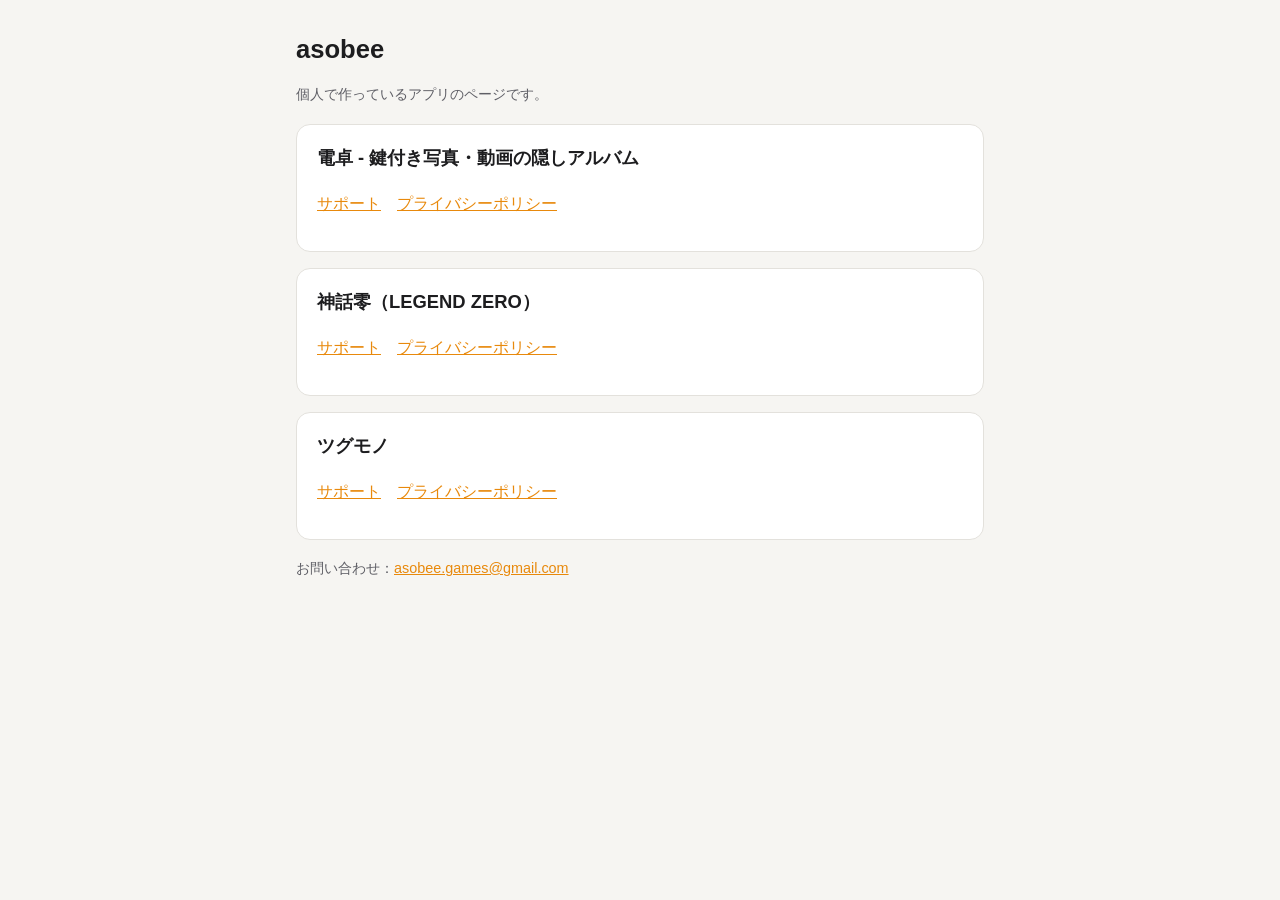
<file: index.html>
<!doctype html>
<html lang="ja"><head><meta charset="utf-8"><meta name="viewport" content="width=device-width,initial-scale=1">
<title>asobee</title><link rel="stylesheet" href="/style.css"></head>
<body><main>
<h1>asobee</h1>
<p class="dim">個人で作っているアプリのページです。</p>
<div class="card">
<h2 style="margin-top:0">電卓 - 鍵付き写真・動画の隠しアルバム</h2>
<p><a href="/denntaku/">サポート</a>　<a href="/denntaku/privacy.html">プライバシーポリシー</a></p>
</div>
<div class="card">
<h2 style="margin-top:0">神話零（LEGEND ZERO）</h2>
<p><a href="/legendzero/">サポート</a>　<a href="/legendzero/privacy.html">プライバシーポリシー</a></p>
</div>
<div class="card">
<h2 style="margin-top:0">ツグモノ</h2>
<p><a href="/tsugumono/">サポート</a>　<a href="/tsugumono/privacy.html">プライバシーポリシー</a></p>
</div>
<p class="dim">お問い合わせ：<a href="mailto:asobee.games@gmail.com">asobee.games@gmail.com</a></p>
</main></body></html>
</file>
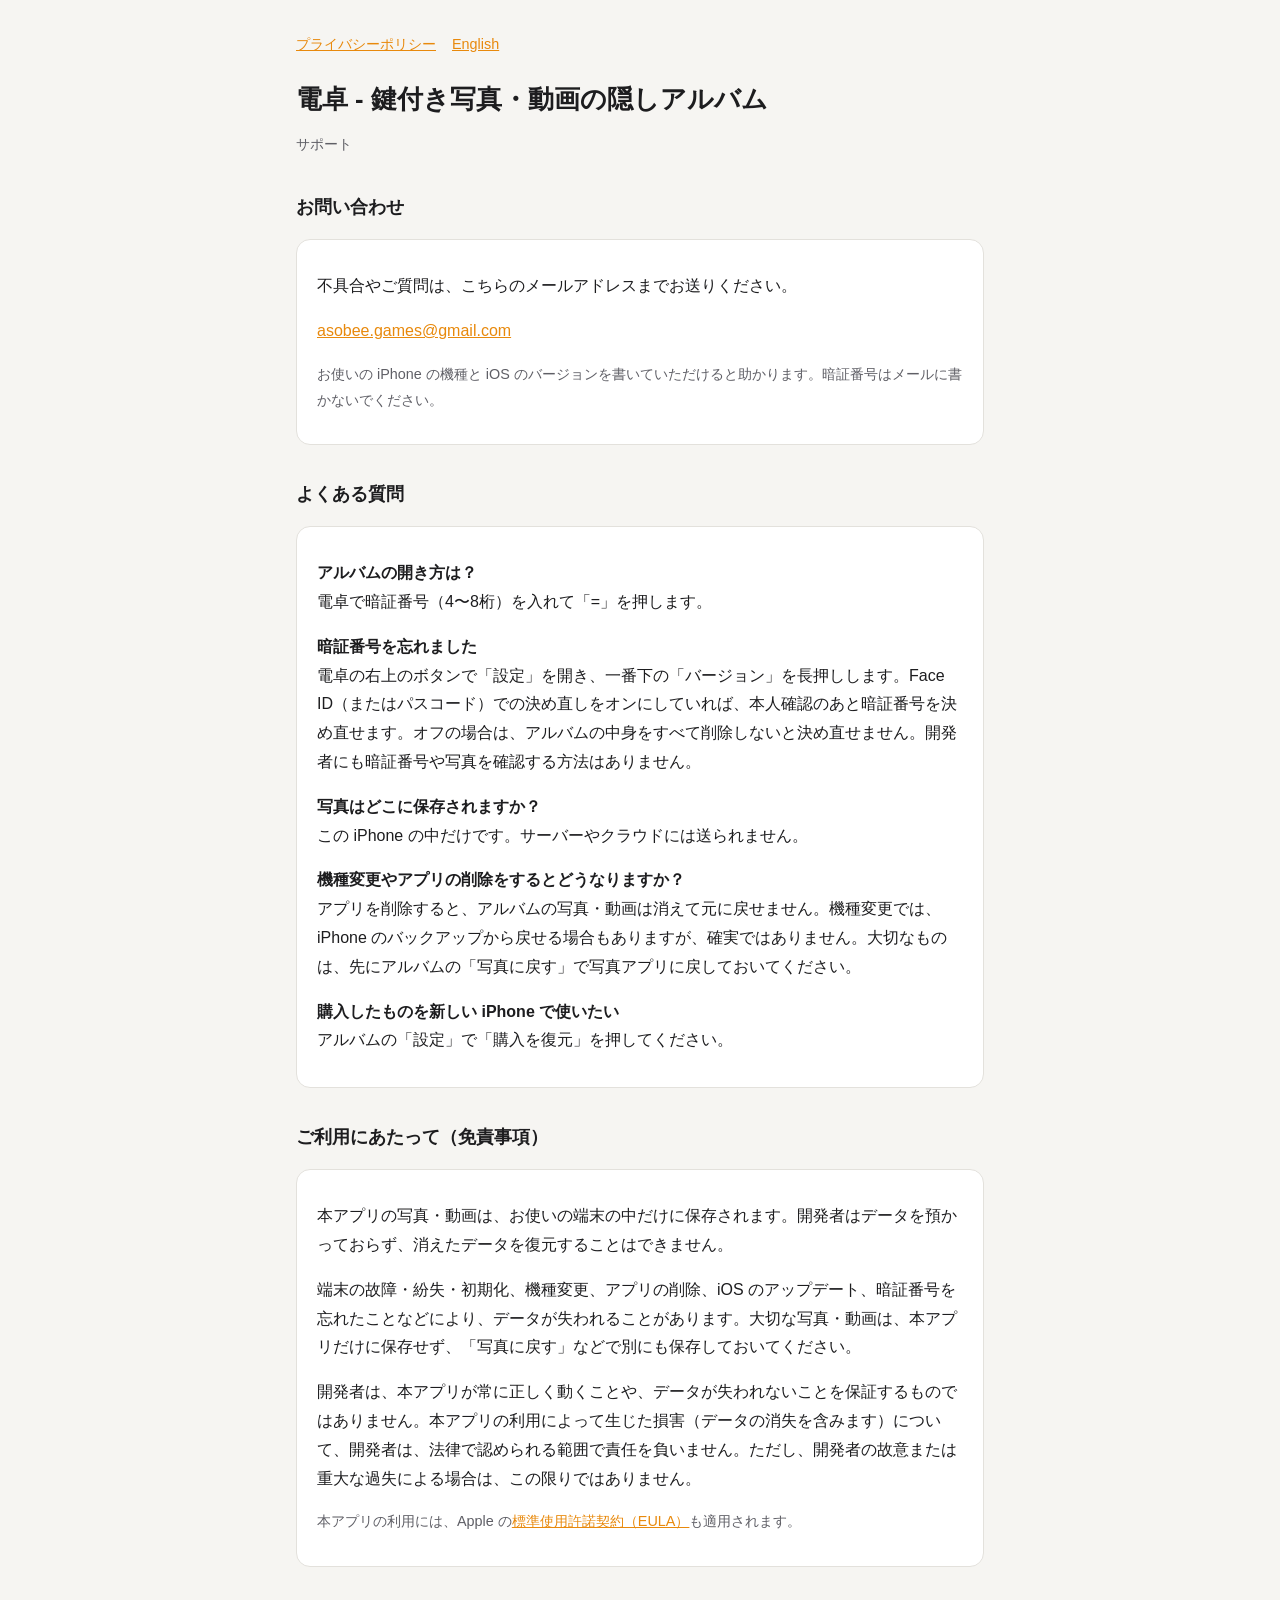
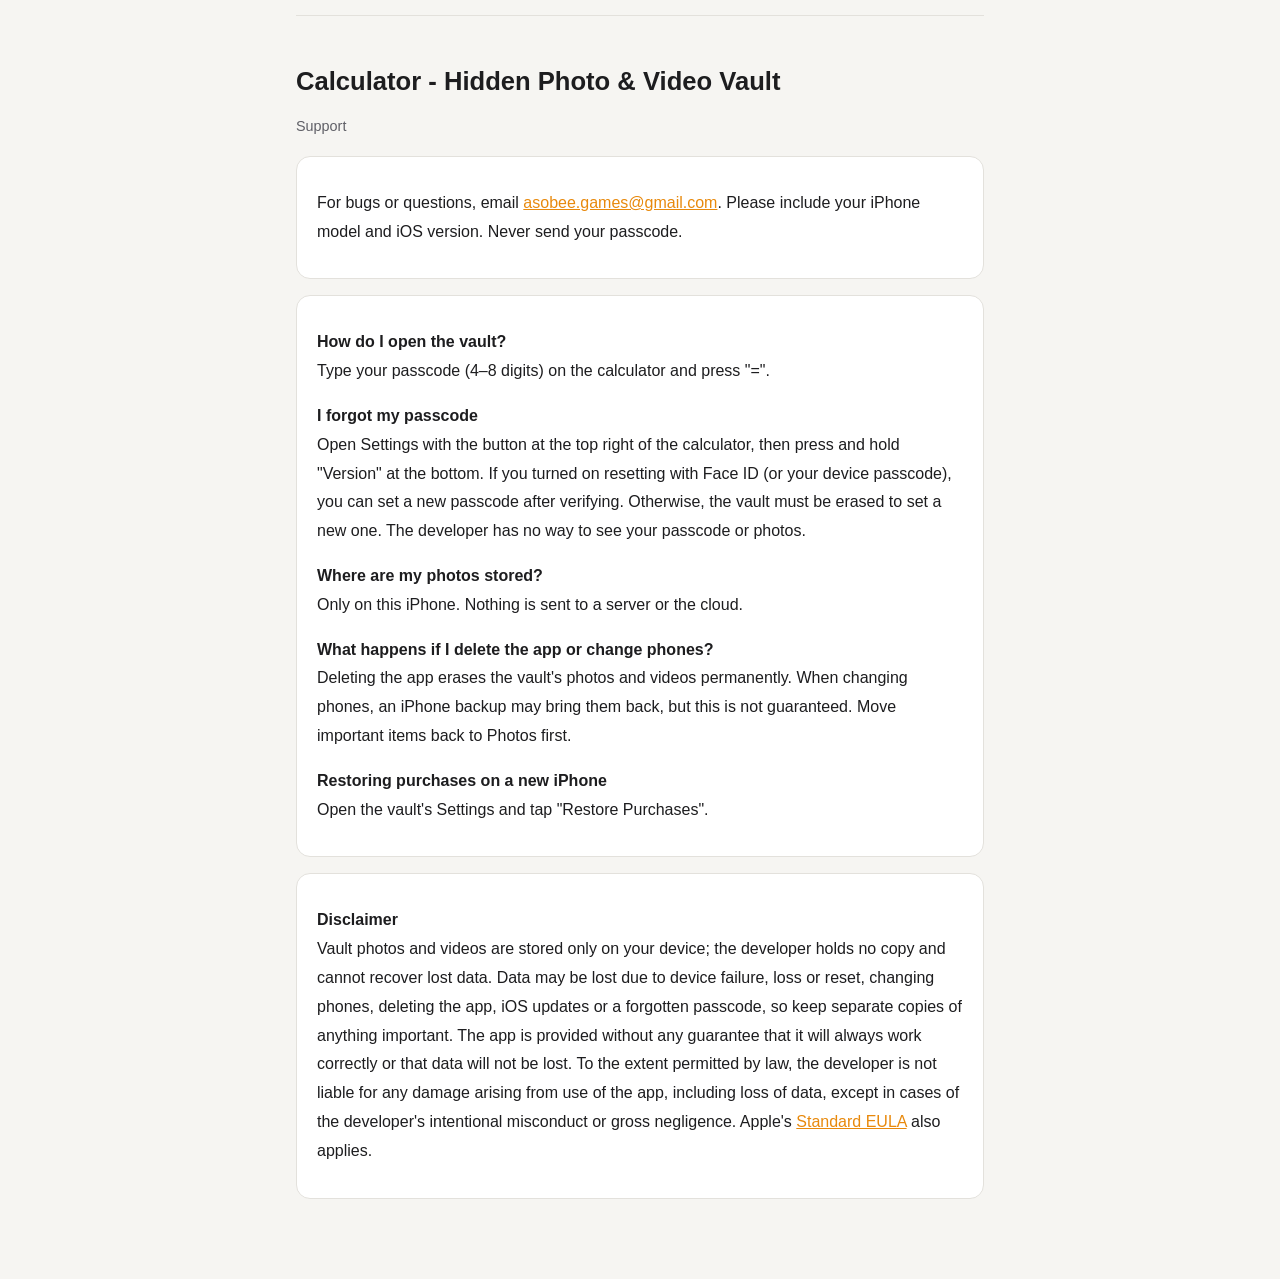
<file: denntaku/index.html>
<!doctype html>
<html lang="ja"><head><meta charset="utf-8"><meta name="viewport" content="width=device-width,initial-scale=1">
<title>電卓 サポート</title><link rel="stylesheet" href="/style.css"></head>
<body><main>
<nav><a href="/denntaku/privacy.html">プライバシーポリシー</a><a href="#en">English</a></nav>
<h1>電卓 - 鍵付き写真・動画の隠しアルバム</h1>
<p class="dim">サポート</p>

<h2>お問い合わせ</h2>
<div class="card">
<p>不具合やご質問は、こちらのメールアドレスまでお送りください。</p>
<p><a href="mailto:asobee.games@gmail.com">asobee.games@gmail.com</a></p>
<p class="dim">お使いの iPhone の機種と iOS のバージョンを書いていただけると助かります。暗証番号はメールに書かないでください。</p>
</div>

<h2>よくある質問</h2>
<div class="card">
<p><b>アルバムの開き方は？</b><br>電卓で暗証番号（4〜8桁）を入れて「=」を押します。</p>
<p><b>暗証番号を忘れました</b><br>電卓の右上のボタンで「設定」を開き、一番下の「バージョン」を長押しします。Face ID（またはパスコード）での決め直しをオンにしていれば、本人確認のあと暗証番号を決め直せます。オフの場合は、アルバムの中身をすべて削除しないと決め直せません。開発者にも暗証番号や写真を確認する方法はありません。</p>
<p><b>写真はどこに保存されますか？</b><br>この iPhone の中だけです。サーバーやクラウドには送られません。</p>
<p><b>機種変更やアプリの削除をするとどうなりますか？</b><br>アプリを削除すると、アルバムの写真・動画は消えて元に戻せません。機種変更では、iPhone のバックアップから戻せる場合もありますが、確実ではありません。大切なものは、先にアルバムの「写真に戻す」で写真アプリに戻しておいてください。</p>
<p><b>購入したものを新しい iPhone で使いたい</b><br>アルバムの「設定」で「購入を復元」を押してください。</p>
</div>

<h2>ご利用にあたって（免責事項）</h2>
<div class="card">
<p>本アプリの写真・動画は、お使いの端末の中だけに保存されます。開発者はデータを預かっておらず、消えたデータを復元することはできません。</p>
<p>端末の故障・紛失・初期化、機種変更、アプリの削除、iOS のアップデート、暗証番号を忘れたことなどにより、データが失われることがあります。大切な写真・動画は、本アプリだけに保存せず、「写真に戻す」などで別にも保存しておいてください。</p>
<p>開発者は、本アプリが常に正しく動くことや、データが失われないことを保証するものではありません。本アプリの利用によって生じた損害（データの消失を含みます）について、開発者は、法律で認められる範囲で責任を負いません。ただし、開発者の故意または重大な過失による場合は、この限りではありません。</p>
<p class="dim">本アプリの利用には、Apple の<a href="https://www.apple.com/legal/internet-services/itunes/dev/stdeula/">標準使用許諾契約（EULA）</a>も適用されます。</p>
</div>

<hr id="en">
<h1>Calculator - Hidden Photo &amp; Video Vault</h1>
<p class="dim">Support</p>
<div class="card">
<p>For bugs or questions, email <a href="mailto:asobee.games@gmail.com">asobee.games@gmail.com</a>. Please include your iPhone model and iOS version. Never send your passcode.</p>
</div>
<div class="card">
<p><b>How do I open the vault?</b><br>Type your passcode (4–8 digits) on the calculator and press "=".</p>
<p><b>I forgot my passcode</b><br>Open Settings with the button at the top right of the calculator, then press and hold "Version" at the bottom. If you turned on resetting with Face ID (or your device passcode), you can set a new passcode after verifying. Otherwise, the vault must be erased to set a new one. The developer has no way to see your passcode or photos.</p>
<p><b>Where are my photos stored?</b><br>Only on this iPhone. Nothing is sent to a server or the cloud.</p>
<p><b>What happens if I delete the app or change phones?</b><br>Deleting the app erases the vault's photos and videos permanently. When changing phones, an iPhone backup may bring them back, but this is not guaranteed. Move important items back to Photos first.</p>
<p><b>Restoring purchases on a new iPhone</b><br>Open the vault's Settings and tap "Restore Purchases".</p>
</div>
<div class="card">
<p><b>Disclaimer</b><br>Vault photos and videos are stored only on your device; the developer holds no copy and cannot recover lost data. Data may be lost due to device failure, loss or reset, changing phones, deleting the app, iOS updates or a forgotten passcode, so keep separate copies of anything important. The app is provided without any guarantee that it will always work correctly or that data will not be lost. To the extent permitted by law, the developer is not liable for any damage arising from use of the app, including loss of data, except in cases of the developer's intentional misconduct or gross negligence. Apple's <a href="https://www.apple.com/legal/internet-services/itunes/dev/stdeula/">Standard EULA</a> also applies.</p>
</div>
</main></body></html>
</file>
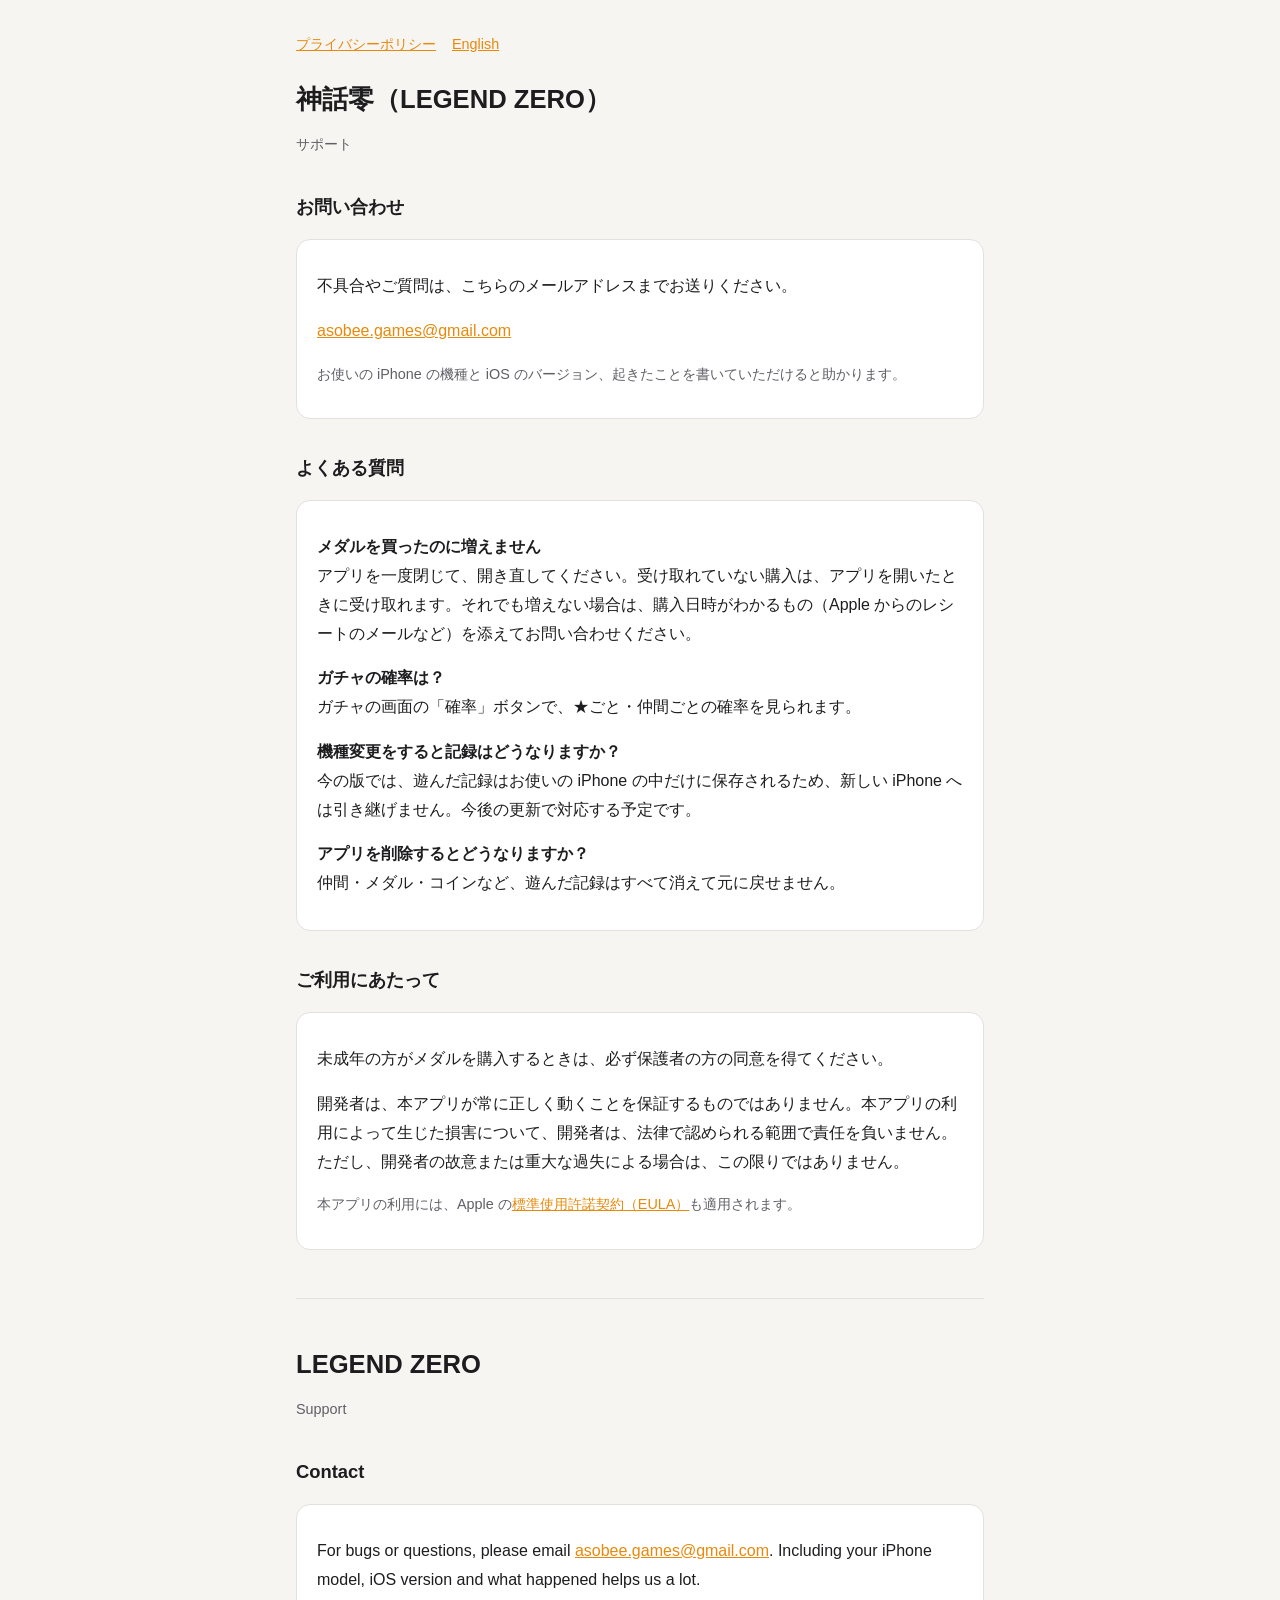
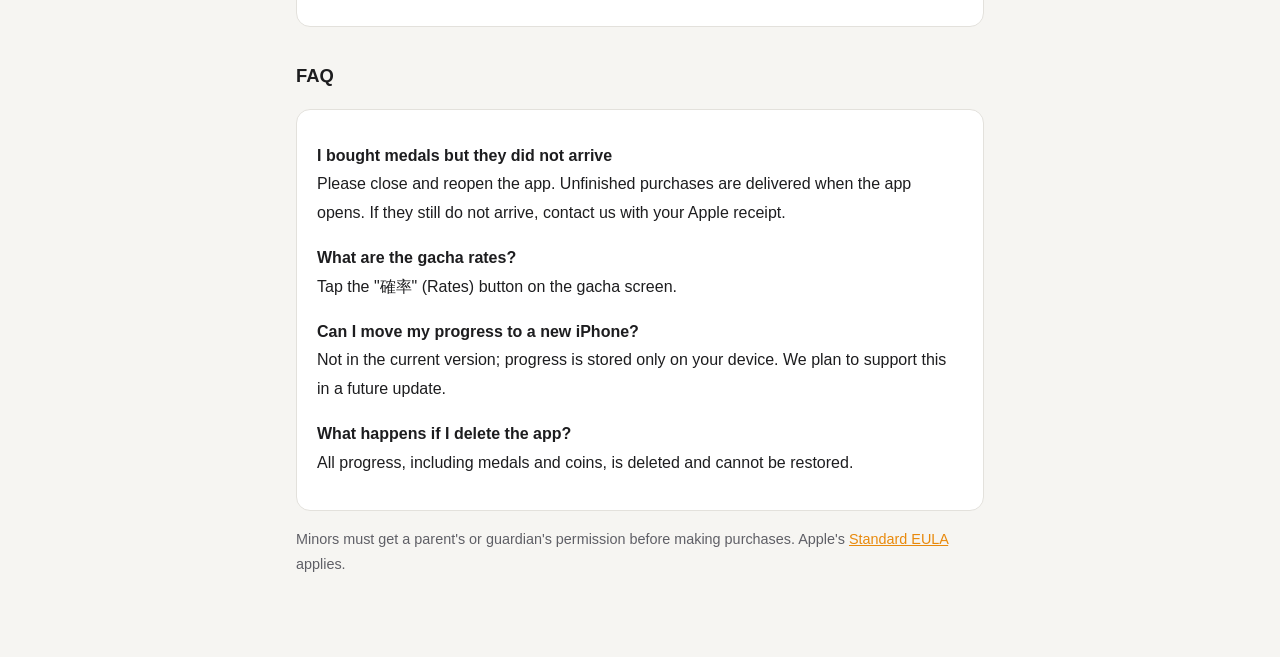
<file: legendzero/index.html>
<!doctype html>
<html lang="ja"><head><meta charset="utf-8"><meta name="viewport" content="width=device-width,initial-scale=1">
<title>神話零 サポート</title><link rel="stylesheet" href="/style.css"></head>
<body><main>
<nav><a href="/legendzero/privacy.html">プライバシーポリシー</a><a href="#en">English</a></nav>
<h1>神話零（LEGEND ZERO）</h1>
<p class="dim">サポート</p>

<h2>お問い合わせ</h2>
<div class="card">
<p>不具合やご質問は、こちらのメールアドレスまでお送りください。</p>
<p><a href="mailto:asobee.games@gmail.com">asobee.games@gmail.com</a></p>
<p class="dim">お使いの iPhone の機種と iOS のバージョン、起きたことを書いていただけると助かります。</p>
</div>

<h2>よくある質問</h2>
<div class="card">
<p><b>メダルを買ったのに増えません</b><br>アプリを一度閉じて、開き直してください。受け取れていない購入は、アプリを開いたときに受け取れます。それでも増えない場合は、購入日時がわかるもの（Apple からのレシートのメールなど）を添えてお問い合わせください。</p>
<p><b>ガチャの確率は？</b><br>ガチャの画面の「確率」ボタンで、★ごと・仲間ごとの確率を見られます。</p>
<p><b>機種変更をすると記録はどうなりますか？</b><br>今の版では、遊んだ記録はお使いの iPhone の中だけに保存されるため、新しい iPhone へは引き継げません。今後の更新で対応する予定です。</p>
<p><b>アプリを削除するとどうなりますか？</b><br>仲間・メダル・コインなど、遊んだ記録はすべて消えて元に戻せません。</p>
</div>

<h2>ご利用にあたって</h2>
<div class="card">
<p>未成年の方がメダルを購入するときは、必ず保護者の方の同意を得てください。</p>
<p>開発者は、本アプリが常に正しく動くことを保証するものではありません。本アプリの利用によって生じた損害について、開発者は、法律で認められる範囲で責任を負いません。ただし、開発者の故意または重大な過失による場合は、この限りではありません。</p>
<p class="dim">本アプリの利用には、Apple の<a href="https://www.apple.com/legal/internet-services/itunes/dev/stdeula/">標準使用許諾契約（EULA）</a>も適用されます。</p>
</div>

<hr id="en">
<h1>LEGEND ZERO</h1>
<p class="dim">Support</p>
<h2>Contact</h2>
<div class="card">
<p>For bugs or questions, please email <a href="mailto:asobee.games@gmail.com">asobee.games@gmail.com</a>. Including your iPhone model, iOS version and what happened helps us a lot.</p>
</div>
<h2>FAQ</h2>
<div class="card">
<p><b>I bought medals but they did not arrive</b><br>Please close and reopen the app. Unfinished purchases are delivered when the app opens. If they still do not arrive, contact us with your Apple receipt.</p>
<p><b>What are the gacha rates?</b><br>Tap the "確率" (Rates) button on the gacha screen.</p>
<p><b>Can I move my progress to a new iPhone?</b><br>Not in the current version; progress is stored only on your device. We plan to support this in a future update.</p>
<p><b>What happens if I delete the app?</b><br>All progress, including medals and coins, is deleted and cannot be restored.</p>
</div>
<p class="dim">Minors must get a parent's or guardian's permission before making purchases. Apple's <a href="https://www.apple.com/legal/internet-services/itunes/dev/stdeula/">Standard EULA</a> applies.</p>
</main></body></html>
</file>
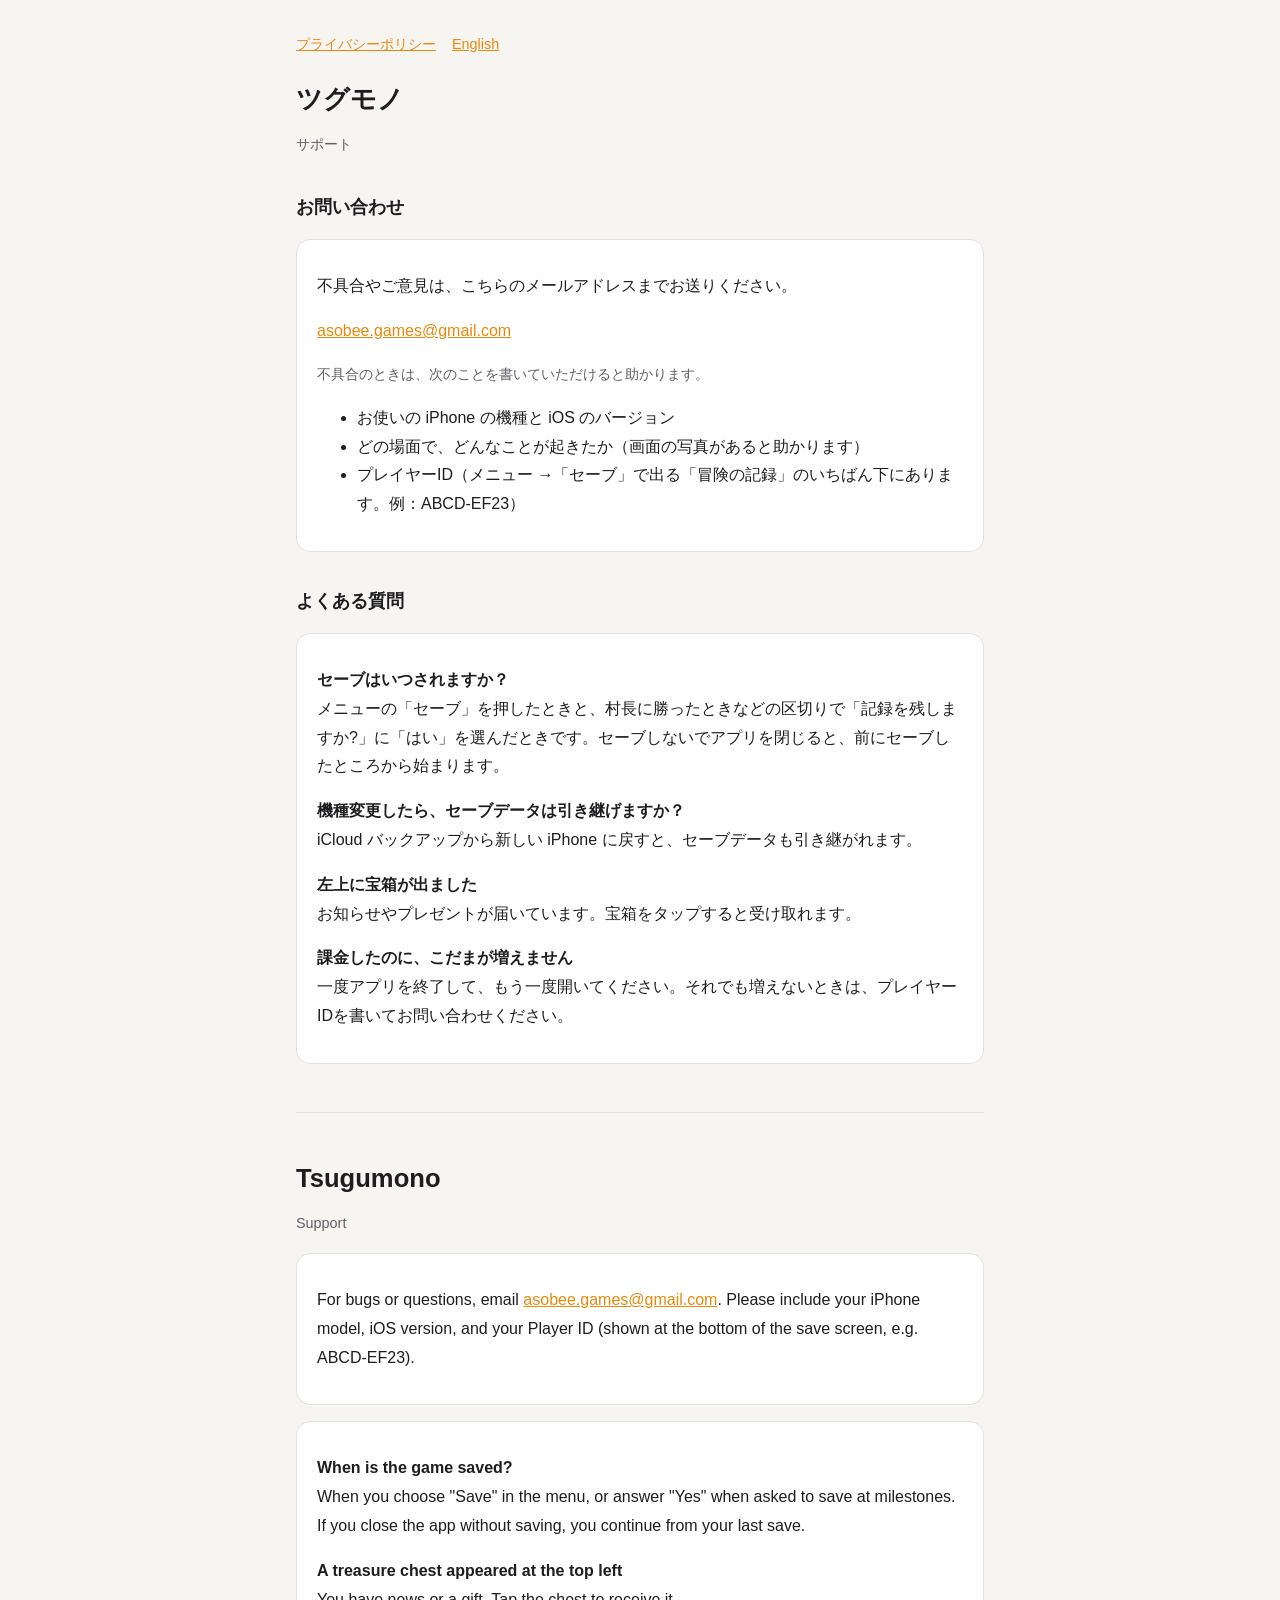
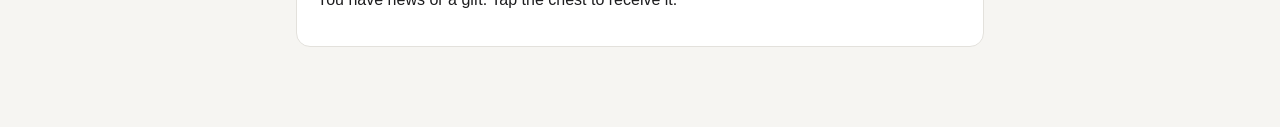
<file: tsugumono/index.html>
<!doctype html>
<html lang="ja"><head><meta charset="utf-8"><meta name="viewport" content="width=device-width,initial-scale=1">
<title>ツグモノ サポート</title><link rel="stylesheet" href="/style.css"></head>
<body><main>
<nav><a href="/tsugumono/privacy.html">プライバシーポリシー</a><a href="#en">English</a></nav>
<h1>ツグモノ</h1>
<p class="dim">サポート</p>

<h2>お問い合わせ</h2>
<div class="card">
<p>不具合やご意見は、こちらのメールアドレスまでお送りください。</p>
<p><a href="mailto:asobee.games@gmail.com">asobee.games@gmail.com</a></p>
<p class="dim">不具合のときは、次のことを書いていただけると助かります。</p>
<ul>
<li>お使いの iPhone の機種と iOS のバージョン</li>
<li>どの場面で、どんなことが起きたか（画面の写真があると助かります）</li>
<li>プレイヤーID（メニュー →「セーブ」で出る「冒険の記録」のいちばん下にあります。例：ABCD-EF23）</li>
</ul>
</div>

<h2>よくある質問</h2>
<div class="card">
<p><b>セーブはいつされますか？</b><br>メニューの「セーブ」を押したときと、村長に勝ったときなどの区切りで「記録を残しますか?」に「はい」を選んだときです。セーブしないでアプリを閉じると、前にセーブしたところから始まります。</p>
<p><b>機種変更したら、セーブデータは引き継げますか？</b><br>iCloud バックアップから新しい iPhone に戻すと、セーブデータも引き継がれます。</p>
<p><b>左上に宝箱が出ました</b><br>お知らせやプレゼントが届いています。宝箱をタップすると受け取れます。</p>
<p><b>課金したのに、こだまが増えません</b><br>一度アプリを終了して、もう一度開いてください。それでも増えないときは、プレイヤーIDを書いてお問い合わせください。</p>
</div>

<hr id="en">
<h1>Tsugumono</h1>
<p class="dim">Support</p>
<div class="card">
<p>For bugs or questions, email <a href="mailto:asobee.games@gmail.com">asobee.games@gmail.com</a>. Please include your iPhone model, iOS version, and your Player ID (shown at the bottom of the save screen, e.g. ABCD-EF23).</p>
</div>
<div class="card">
<p><b>When is the game saved?</b><br>When you choose "Save" in the menu, or answer "Yes" when asked to save at milestones. If you close the app without saving, you continue from your last save.</p>
<p><b>A treasure chest appeared at the top left</b><br>You have news or a gift. Tap the chest to receive it.</p>
</div>
</main></body></html>
</file>
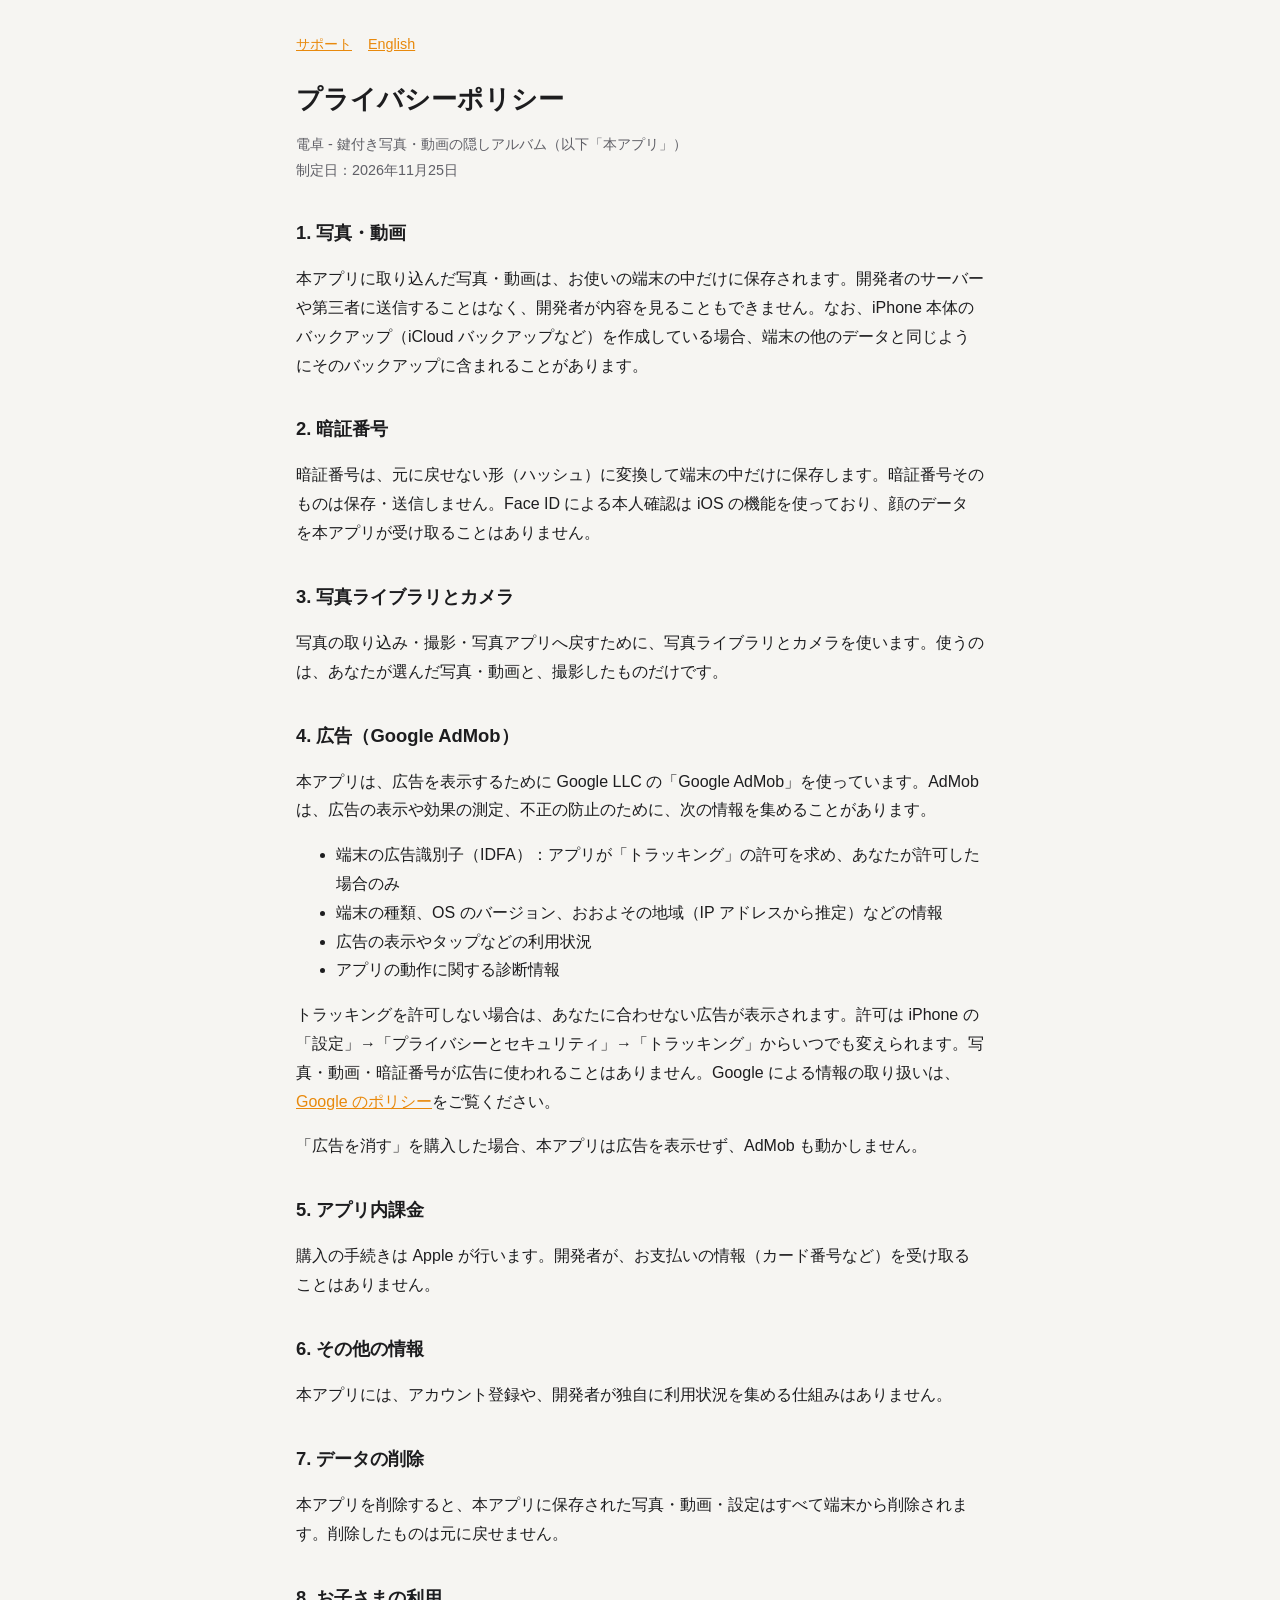
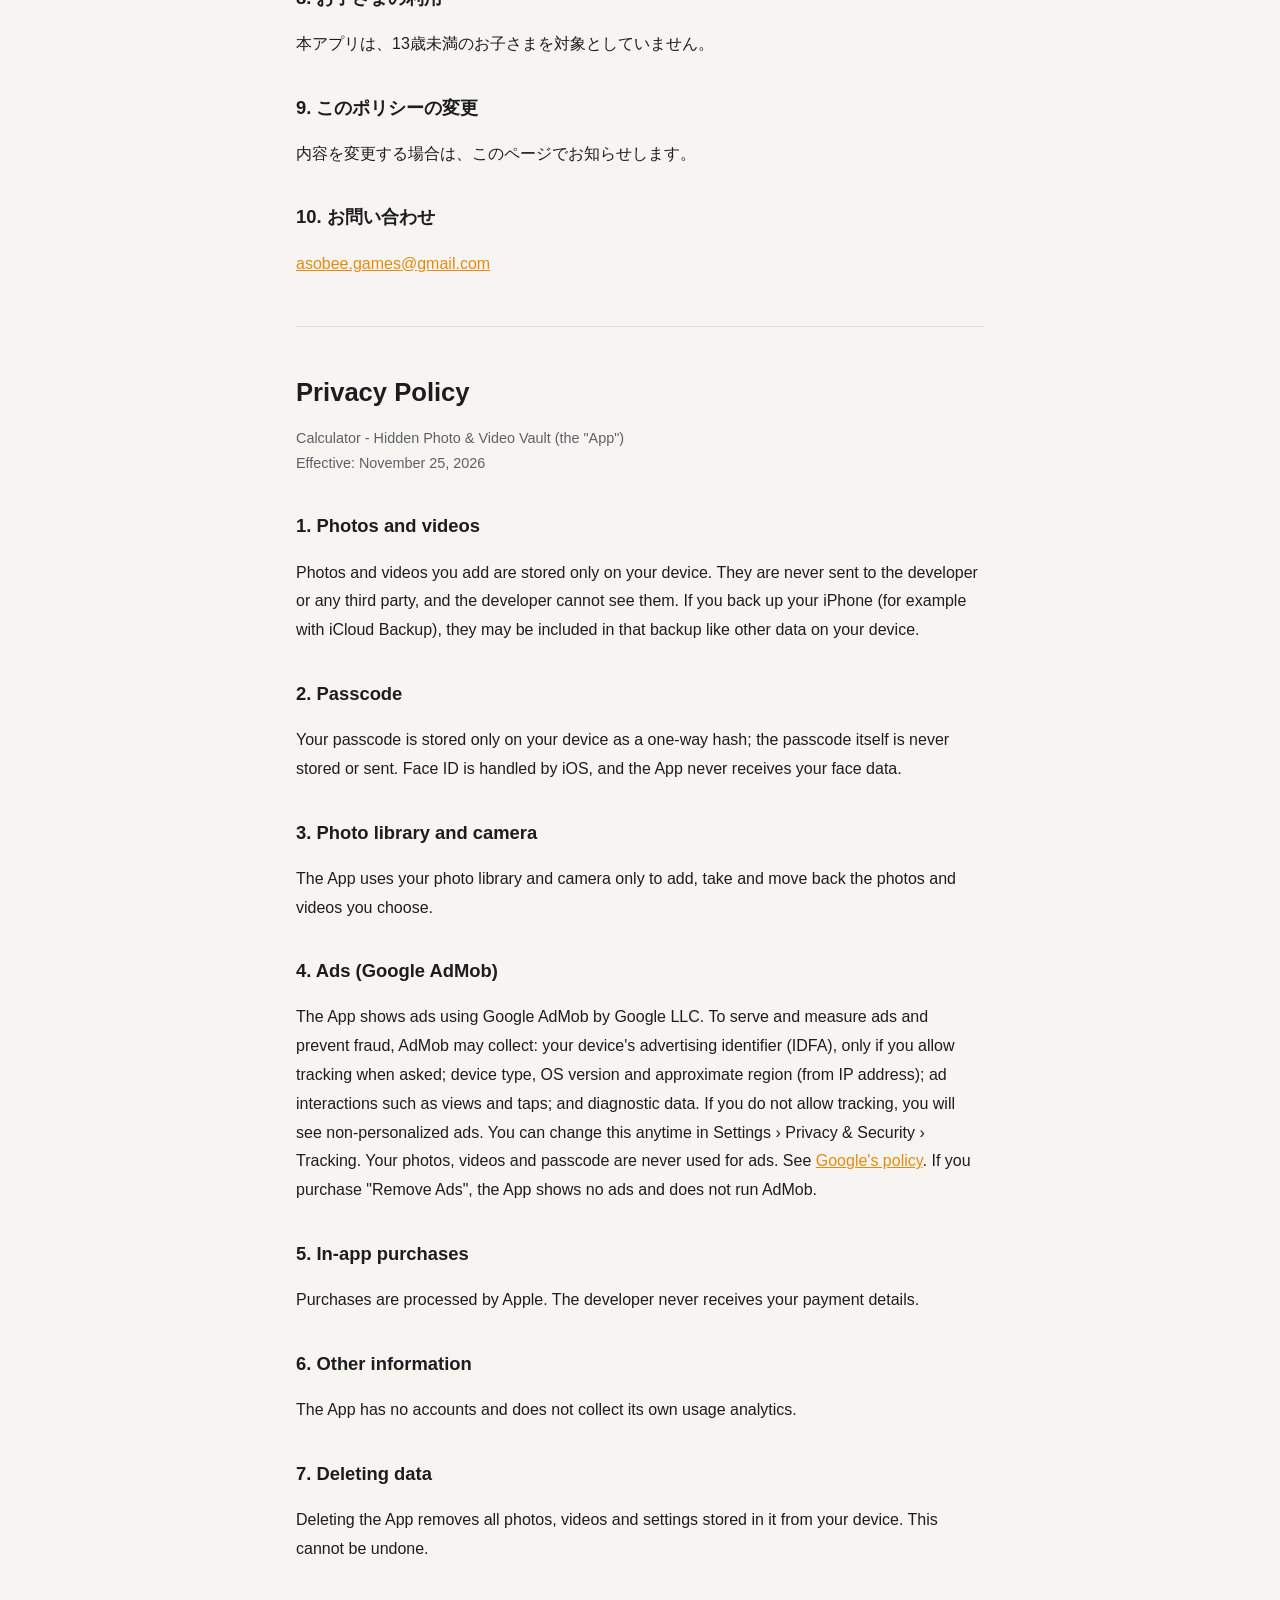
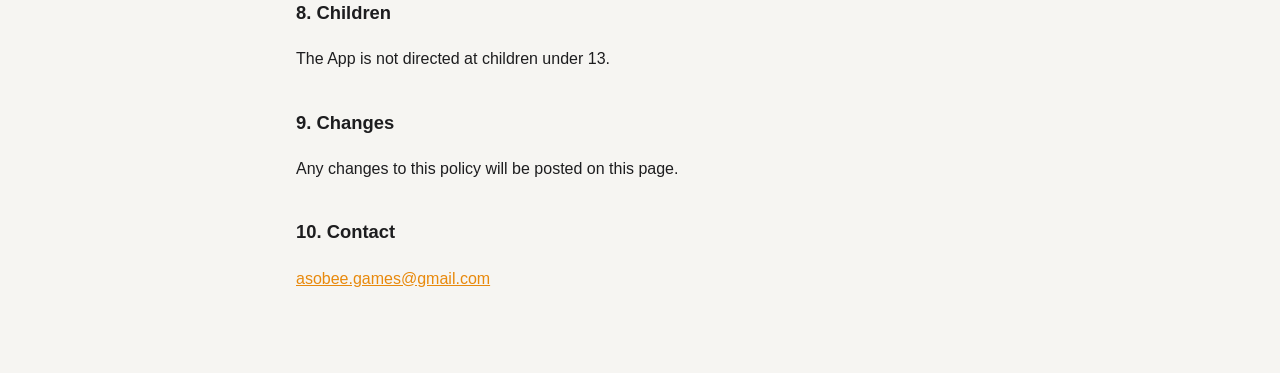
<file: denntaku/privacy.html>
<!doctype html>
<html lang="ja"><head><meta charset="utf-8"><meta name="viewport" content="width=device-width,initial-scale=1">
<title>電卓 プライバシーポリシー</title><link rel="stylesheet" href="/style.css"></head>
<body><main>
<nav><a href="/denntaku/">サポート</a><a href="#en">English</a></nav>
<h1>プライバシーポリシー</h1>
<p class="dim">電卓 - 鍵付き写真・動画の隠しアルバム（以下「本アプリ」）<br>制定日：2026年11月25日</p>

<h2>1. 写真・動画</h2>
<p>本アプリに取り込んだ写真・動画は、お使いの端末の中だけに保存されます。開発者のサーバーや第三者に送信することはなく、開発者が内容を見ることもできません。なお、iPhone 本体のバックアップ（iCloud バックアップなど）を作成している場合、端末の他のデータと同じようにそのバックアップに含まれることがあります。</p>

<h2>2. 暗証番号</h2>
<p>暗証番号は、元に戻せない形（ハッシュ）に変換して端末の中だけに保存します。暗証番号そのものは保存・送信しません。Face ID による本人確認は iOS の機能を使っており、顔のデータを本アプリが受け取ることはありません。</p>

<h2>3. 写真ライブラリとカメラ</h2>
<p>写真の取り込み・撮影・写真アプリへ戻すために、写真ライブラリとカメラを使います。使うのは、あなたが選んだ写真・動画と、撮影したものだけです。</p>

<h2>4. 広告（Google AdMob）</h2>
<p>本アプリは、広告を表示するために Google LLC の「Google AdMob」を使っています。AdMob は、広告の表示や効果の測定、不正の防止のために、次の情報を集めることがあります。</p>
<ul>
<li>端末の広告識別子（IDFA）：アプリが「トラッキング」の許可を求め、あなたが許可した場合のみ</li>
<li>端末の種類、OS のバージョン、おおよその地域（IP アドレスから推定）などの情報</li>
<li>広告の表示やタップなどの利用状況</li>
<li>アプリの動作に関する診断情報</li>
</ul>
<p>トラッキングを許可しない場合は、あなたに合わせない広告が表示されます。許可は iPhone の「設定」→「プライバシーとセキュリティ」→「トラッキング」からいつでも変えられます。写真・動画・暗証番号が広告に使われることはありません。Google による情報の取り扱いは、<a href="https://policies.google.com/technologies/partner-sites?hl=ja">Google のポリシー</a>をご覧ください。</p>
<p>「広告を消す」を購入した場合、本アプリは広告を表示せず、AdMob も動かしません。</p>

<h2>5. アプリ内課金</h2>
<p>購入の手続きは Apple が行います。開発者が、お支払いの情報（カード番号など）を受け取ることはありません。</p>

<h2>6. その他の情報</h2>
<p>本アプリには、アカウント登録や、開発者が独自に利用状況を集める仕組みはありません。</p>

<h2>7. データの削除</h2>
<p>本アプリを削除すると、本アプリに保存された写真・動画・設定はすべて端末から削除されます。削除したものは元に戻せません。</p>

<h2>8. お子さまの利用</h2>
<p>本アプリは、13歳未満のお子さまを対象としていません。</p>

<h2>9. このポリシーの変更</h2>
<p>内容を変更する場合は、このページでお知らせします。</p>

<h2>10. お問い合わせ</h2>
<p><a href="mailto:asobee.games@gmail.com">asobee.games@gmail.com</a></p>

<hr id="en">
<h1>Privacy Policy</h1>
<p class="dim">Calculator - Hidden Photo &amp; Video Vault (the "App")<br>Effective: November 25, 2026</p>
<h2>1. Photos and videos</h2>
<p>Photos and videos you add are stored only on your device. They are never sent to the developer or any third party, and the developer cannot see them. If you back up your iPhone (for example with iCloud Backup), they may be included in that backup like other data on your device.</p>
<h2>2. Passcode</h2>
<p>Your passcode is stored only on your device as a one-way hash; the passcode itself is never stored or sent. Face ID is handled by iOS, and the App never receives your face data.</p>
<h2>3. Photo library and camera</h2>
<p>The App uses your photo library and camera only to add, take and move back the photos and videos you choose.</p>
<h2>4. Ads (Google AdMob)</h2>
<p>The App shows ads using Google AdMob by Google LLC. To serve and measure ads and prevent fraud, AdMob may collect: your device's advertising identifier (IDFA), only if you allow tracking when asked; device type, OS version and approximate region (from IP address); ad interactions such as views and taps; and diagnostic data. If you do not allow tracking, you will see non-personalized ads. You can change this anytime in Settings › Privacy &amp; Security › Tracking. Your photos, videos and passcode are never used for ads. See <a href="https://policies.google.com/technologies/partner-sites">Google's policy</a>. If you purchase "Remove Ads", the App shows no ads and does not run AdMob.</p>
<h2>5. In-app purchases</h2>
<p>Purchases are processed by Apple. The developer never receives your payment details.</p>
<h2>6. Other information</h2>
<p>The App has no accounts and does not collect its own usage analytics.</p>
<h2>7. Deleting data</h2>
<p>Deleting the App removes all photos, videos and settings stored in it from your device. This cannot be undone.</p>
<h2>8. Children</h2>
<p>The App is not directed at children under 13.</p>
<h2>9. Changes</h2>
<p>Any changes to this policy will be posted on this page.</p>
<h2>10. Contact</h2>
<p><a href="mailto:asobee.games@gmail.com">asobee.games@gmail.com</a></p>
</main></body></html>
</file>
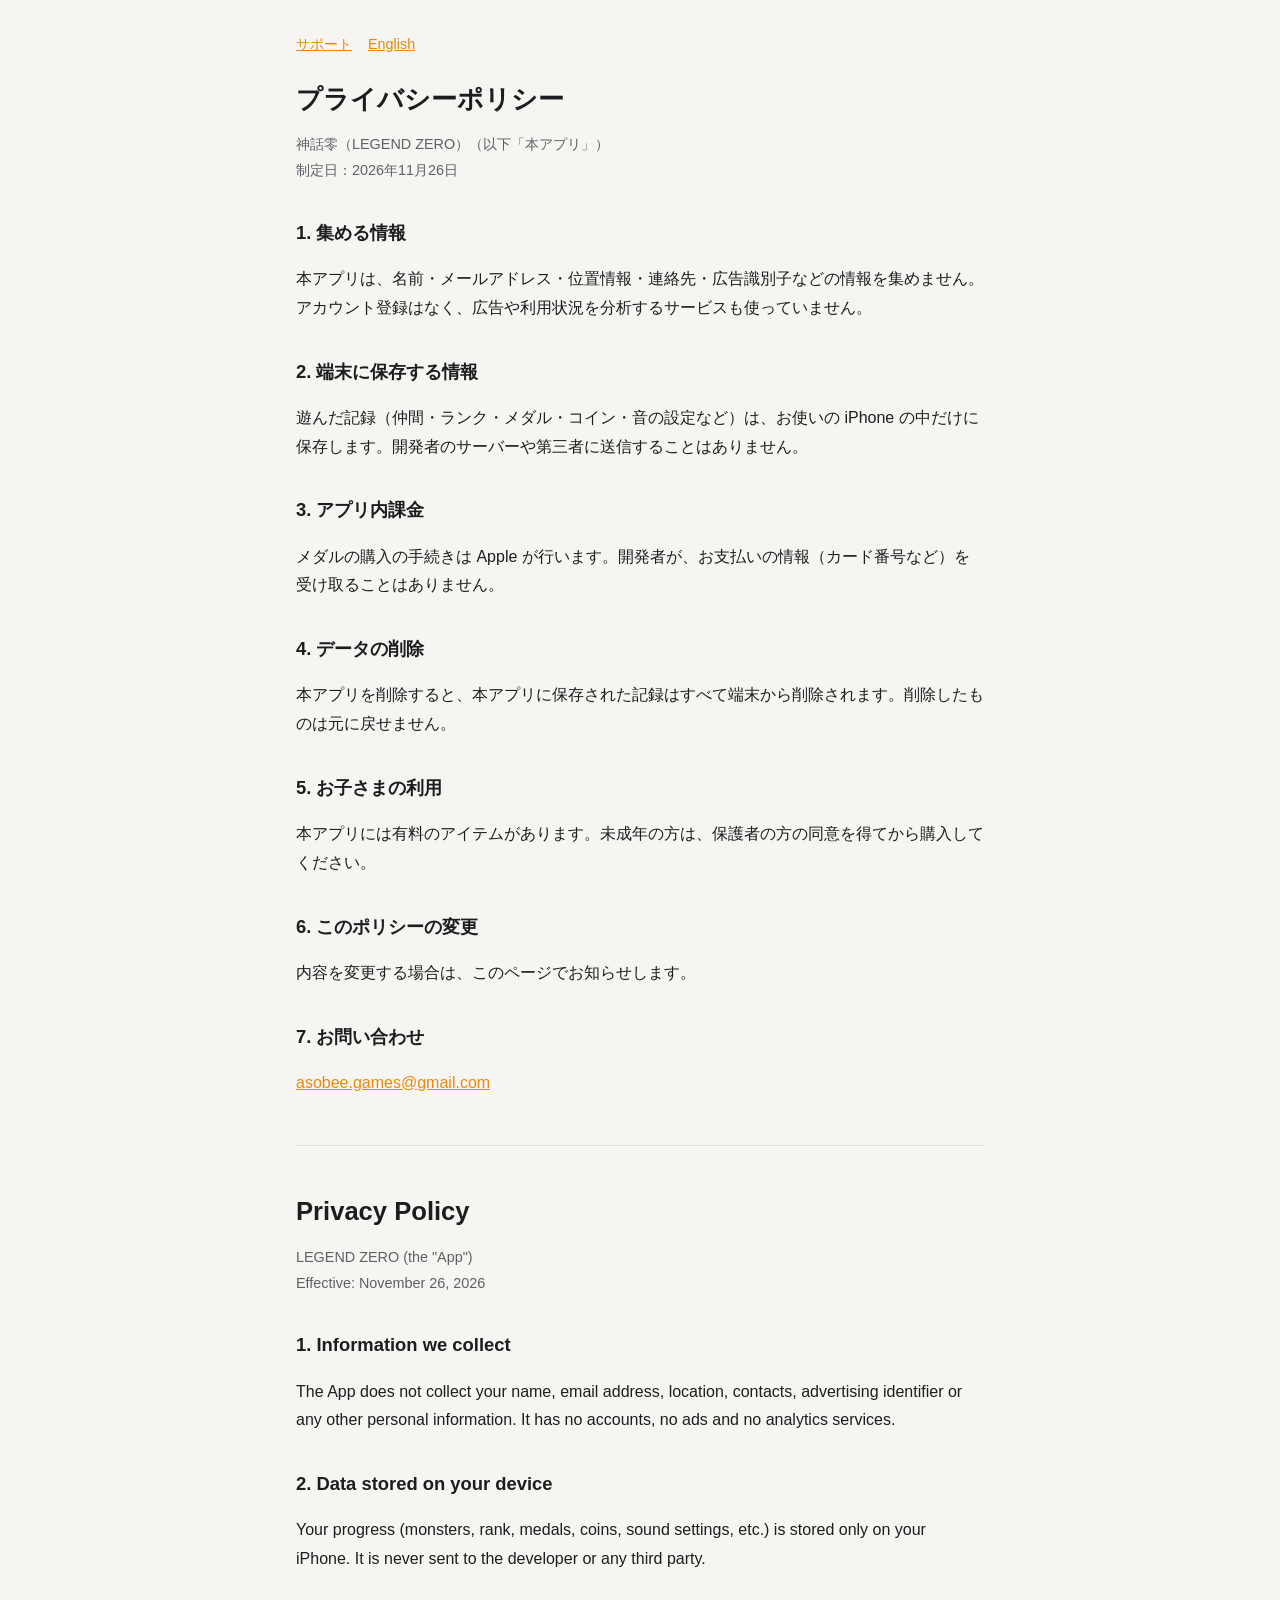
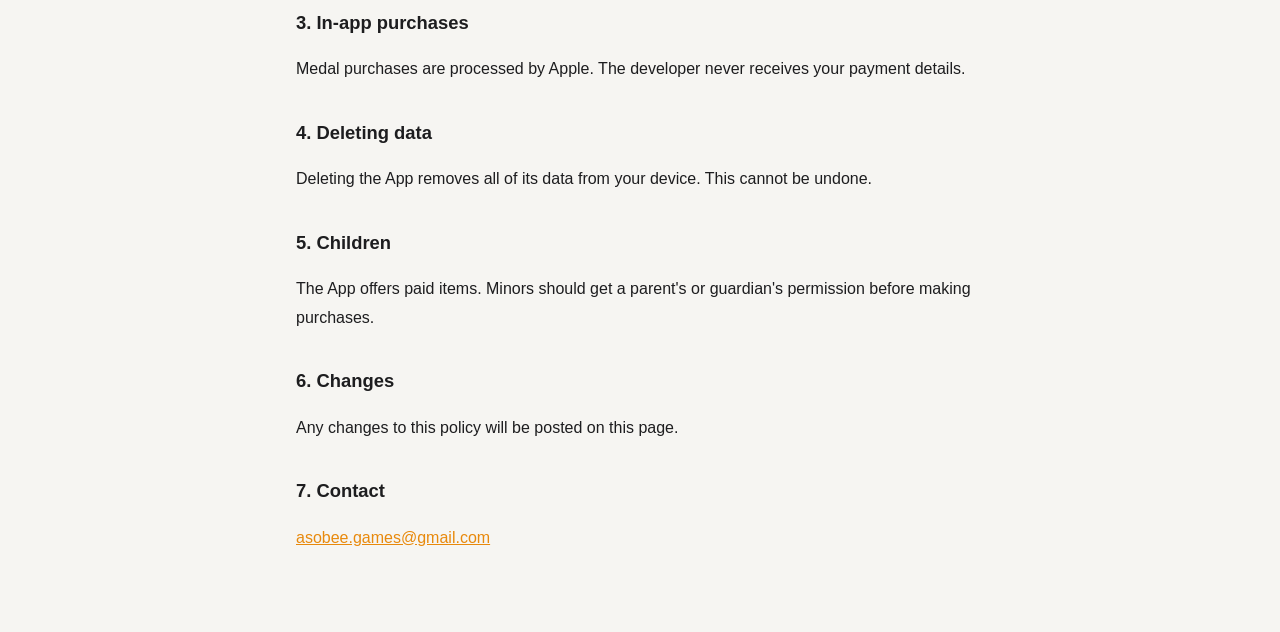
<file: legendzero/privacy.html>
<!doctype html>
<html lang="ja"><head><meta charset="utf-8"><meta name="viewport" content="width=device-width,initial-scale=1">
<title>神話零 プライバシーポリシー</title><link rel="stylesheet" href="/style.css"></head>
<body><main>
<nav><a href="/legendzero/">サポート</a><a href="#en">English</a></nav>
<h1>プライバシーポリシー</h1>
<p class="dim">神話零（LEGEND ZERO）（以下「本アプリ」）<br>制定日：2026年11月26日</p>

<h2>1. 集める情報</h2>
<p>本アプリは、名前・メールアドレス・位置情報・連絡先・広告識別子などの情報を集めません。アカウント登録はなく、広告や利用状況を分析するサービスも使っていません。</p>

<h2>2. 端末に保存する情報</h2>
<p>遊んだ記録（仲間・ランク・メダル・コイン・音の設定など）は、お使いの iPhone の中だけに保存します。開発者のサーバーや第三者に送信することはありません。</p>

<h2>3. アプリ内課金</h2>
<p>メダルの購入の手続きは Apple が行います。開発者が、お支払いの情報（カード番号など）を受け取ることはありません。</p>

<h2>4. データの削除</h2>
<p>本アプリを削除すると、本アプリに保存された記録はすべて端末から削除されます。削除したものは元に戻せません。</p>

<h2>5. お子さまの利用</h2>
<p>本アプリには有料のアイテムがあります。未成年の方は、保護者の方の同意を得てから購入してください。</p>

<h2>6. このポリシーの変更</h2>
<p>内容を変更する場合は、このページでお知らせします。</p>

<h2>7. お問い合わせ</h2>
<p><a href="mailto:asobee.games@gmail.com">asobee.games@gmail.com</a></p>

<hr id="en">
<h1>Privacy Policy</h1>
<p class="dim">LEGEND ZERO (the "App")<br>Effective: November 26, 2026</p>
<h2>1. Information we collect</h2>
<p>The App does not collect your name, email address, location, contacts, advertising identifier or any other personal information. It has no accounts, no ads and no analytics services.</p>
<h2>2. Data stored on your device</h2>
<p>Your progress (monsters, rank, medals, coins, sound settings, etc.) is stored only on your iPhone. It is never sent to the developer or any third party.</p>
<h2>3. In-app purchases</h2>
<p>Medal purchases are processed by Apple. The developer never receives your payment details.</p>
<h2>4. Deleting data</h2>
<p>Deleting the App removes all of its data from your device. This cannot be undone.</p>
<h2>5. Children</h2>
<p>The App offers paid items. Minors should get a parent's or guardian's permission before making purchases.</p>
<h2>6. Changes</h2>
<p>Any changes to this policy will be posted on this page.</p>
<h2>7. Contact</h2>
<p><a href="mailto:asobee.games@gmail.com">asobee.games@gmail.com</a></p>
</main></body></html>
</file>
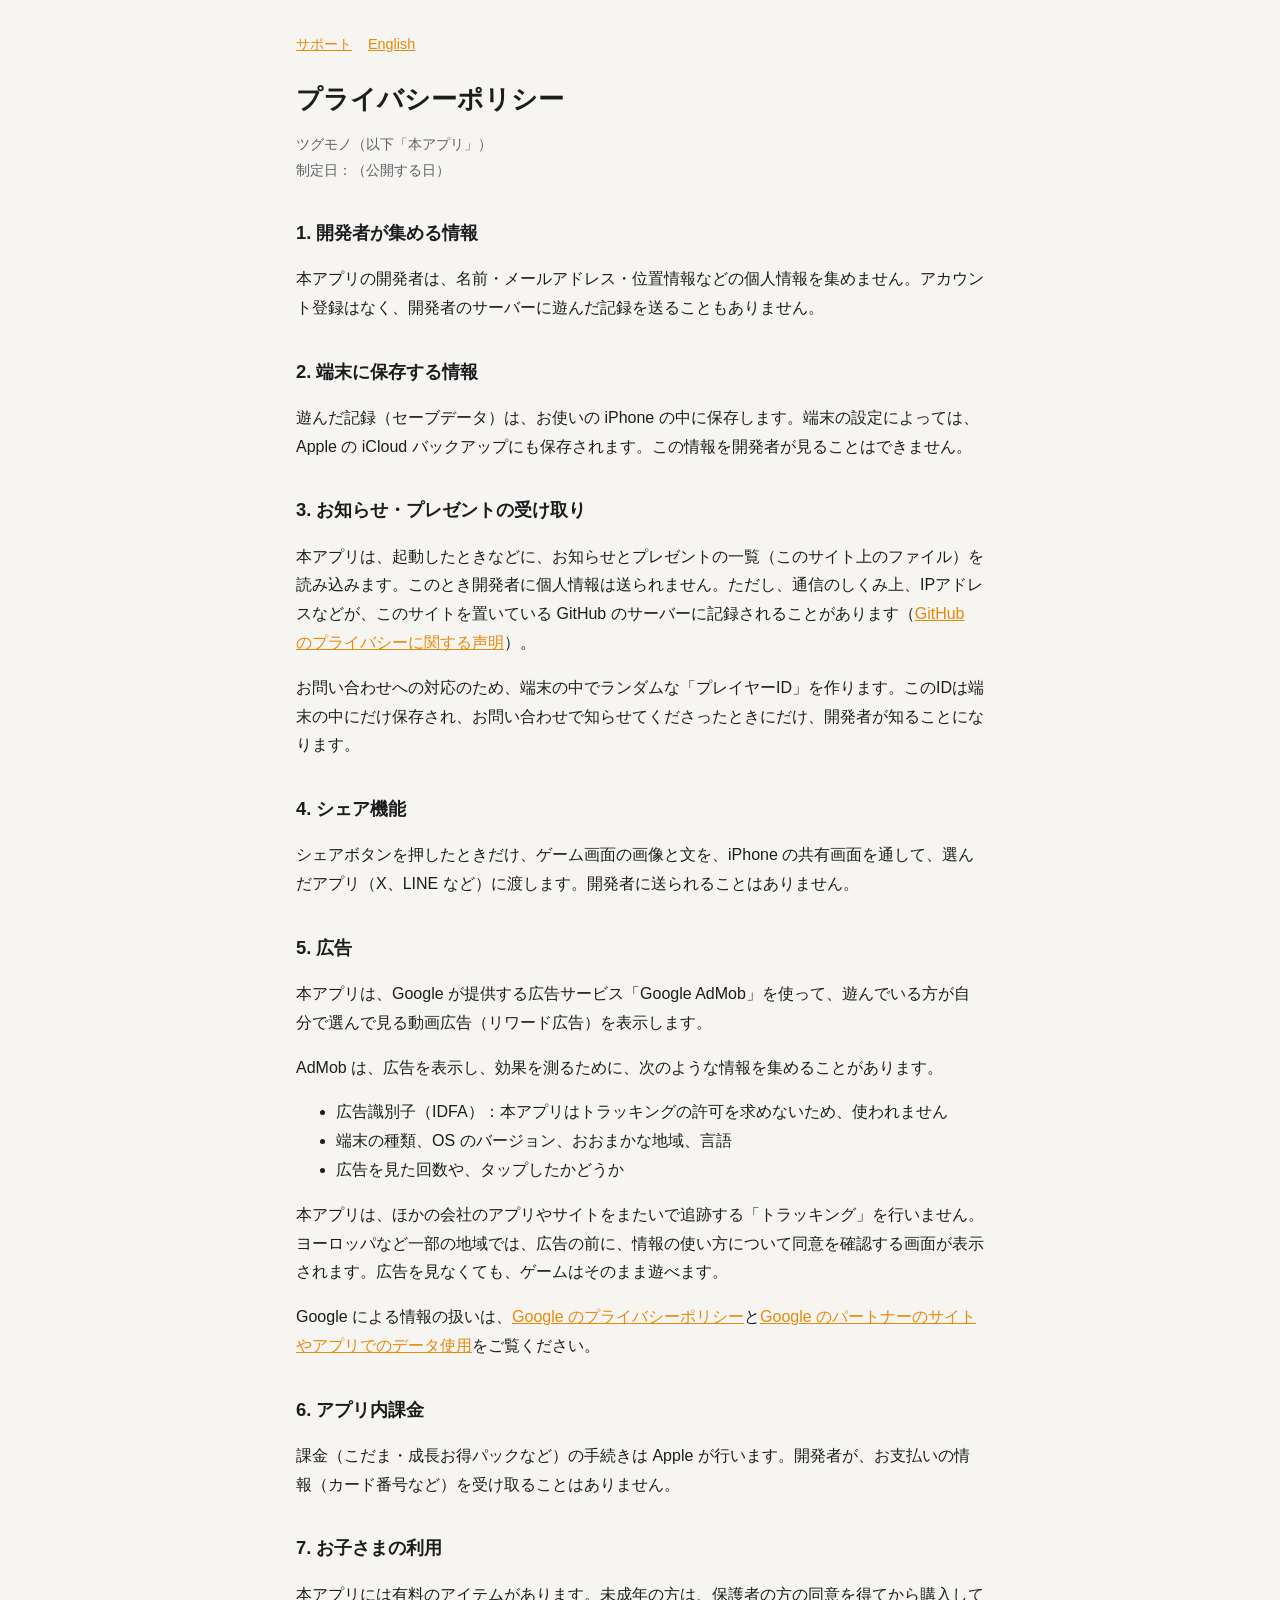
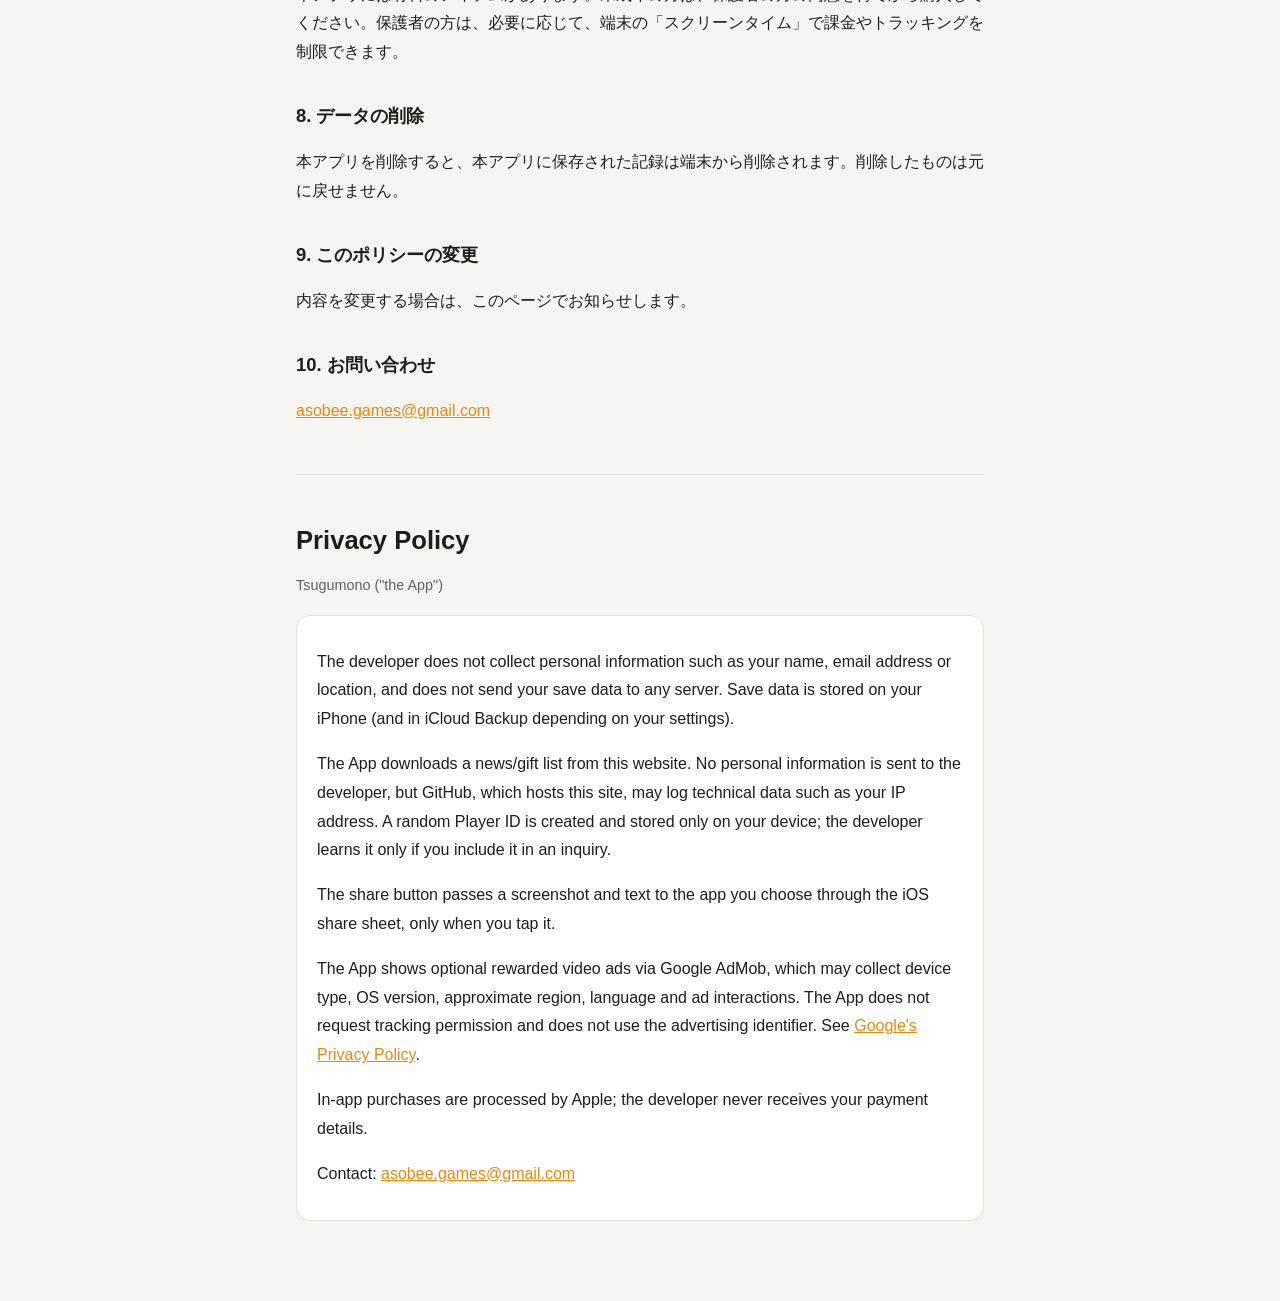
<file: tsugumono/privacy.html>
<!doctype html>
<html lang="ja"><head><meta charset="utf-8"><meta name="viewport" content="width=device-width,initial-scale=1">
<title>ツグモノ プライバシーポリシー</title><link rel="stylesheet" href="/style.css"></head>
<body><main>
<nav><a href="/tsugumono/">サポート</a><a href="#en">English</a></nav>
<h1>プライバシーポリシー</h1>
<p class="dim">ツグモノ（以下「本アプリ」）<br>制定日：（公開する日）</p>

<h2>1. 開発者が集める情報</h2>
<p>本アプリの開発者は、名前・メールアドレス・位置情報などの個人情報を集めません。アカウント登録はなく、開発者のサーバーに遊んだ記録を送ることもありません。</p>

<h2>2. 端末に保存する情報</h2>
<p>遊んだ記録（セーブデータ）は、お使いの iPhone の中に保存します。端末の設定によっては、Apple の iCloud バックアップにも保存されます。この情報を開発者が見ることはできません。</p>

<h2>3. お知らせ・プレゼントの受け取り</h2>
<p>本アプリは、起動したときなどに、お知らせとプレゼントの一覧（このサイト上のファイル）を読み込みます。このとき開発者に個人情報は送られません。ただし、通信のしくみ上、IPアドレスなどが、このサイトを置いている GitHub のサーバーに記録されることがあります（<a href="https://docs.github.com/ja/site-policy/privacy-policies/github-general-privacy-statement">GitHub のプライバシーに関する声明</a>）。</p>
<p>お問い合わせへの対応のため、端末の中でランダムな「プレイヤーID」を作ります。このIDは端末の中にだけ保存され、お問い合わせで知らせてくださったときにだけ、開発者が知ることになります。</p>

<h2>4. シェア機能</h2>
<p>シェアボタンを押したときだけ、ゲーム画面の画像と文を、iPhone の共有画面を通して、選んだアプリ（X、LINE など）に渡します。開発者に送られることはありません。</p>

<h2>5. 広告</h2>
<p>本アプリは、Google が提供する広告サービス「Google AdMob」を使って、遊んでいる方が自分で選んで見る動画広告（リワード広告）を表示します。</p>
<p>AdMob は、広告を表示し、効果を測るために、次のような情報を集めることがあります。</p>
<ul>
<li>広告識別子（IDFA）：本アプリはトラッキングの許可を求めないため、使われません</li>
<li>端末の種類、OS のバージョン、おおまかな地域、言語</li>
<li>広告を見た回数や、タップしたかどうか</li>
</ul>
<p>本アプリは、ほかの会社のアプリやサイトをまたいで追跡する「トラッキング」を行いません。ヨーロッパなど一部の地域では、広告の前に、情報の使い方について同意を確認する画面が表示されます。広告を見なくても、ゲームはそのまま遊べます。</p>
<p>Google による情報の扱いは、<a href="https://policies.google.com/privacy?hl=ja">Google のプライバシーポリシー</a>と<a href="https://policies.google.com/technologies/partner-sites?hl=ja">Google のパートナーのサイトやアプリでのデータ使用</a>をご覧ください。</p>

<h2>6. アプリ内課金</h2>
<p>課金（こだま・成長お得パックなど）の手続きは Apple が行います。開発者が、お支払いの情報（カード番号など）を受け取ることはありません。</p>

<h2>7. お子さまの利用</h2>
<p>本アプリには有料のアイテムがあります。未成年の方は、保護者の方の同意を得てから購入してください。保護者の方は、必要に応じて、端末の「スクリーンタイム」で課金やトラッキングを制限できます。</p>

<h2>8. データの削除</h2>
<p>本アプリを削除すると、本アプリに保存された記録は端末から削除されます。削除したものは元に戻せません。</p>

<h2>9. このポリシーの変更</h2>
<p>内容を変更する場合は、このページでお知らせします。</p>

<h2>10. お問い合わせ</h2>
<p><a href="mailto:asobee.games@gmail.com">asobee.games@gmail.com</a></p>

<hr id="en">
<h1>Privacy Policy</h1>
<p class="dim">Tsugumono ("the App")</p>
<div class="card">
<p>The developer does not collect personal information such as your name, email address or location, and does not send your save data to any server. Save data is stored on your iPhone (and in iCloud Backup depending on your settings).</p>
<p>The App downloads a news/gift list from this website. No personal information is sent to the developer, but GitHub, which hosts this site, may log technical data such as your IP address. A random Player ID is created and stored only on your device; the developer learns it only if you include it in an inquiry.</p>
<p>The share button passes a screenshot and text to the app you choose through the iOS share sheet, only when you tap it.</p>
<p>The App shows optional rewarded video ads via Google AdMob, which may collect device type, OS version, approximate region, language and ad interactions. The App does not request tracking permission and does not use the advertising identifier. See <a href="https://policies.google.com/privacy">Google's Privacy Policy</a>.</p>
<p>In-app purchases are processed by Apple; the developer never receives your payment details.</p>
<p>Contact: <a href="mailto:asobee.games@gmail.com">asobee.games@gmail.com</a></p>
</div>
</main></body></html>
</file>
<file: style.css>
:root { --bg:#f6f5f2; --text:#1d1d1f; --dim:#5f5f66; --card:#fff; --line:#e3e1dc; --accent:#e8890c; }
@media (prefers-color-scheme: dark) { :root { --bg:#111; --text:#f2f2f2; --dim:#a5a5ad; --card:#1c1c1e; --line:#2c2c2e; --accent:#ff9f0a; } }
* { box-sizing: border-box; }
body { margin:0; background:var(--bg); color:var(--text); font-family:-apple-system,BlinkMacSystemFont,"Hiragino Sans","Hiragino Kaku Gothic ProN","Noto Sans JP",sans-serif; line-height:1.8; }
main { max-width:720px; margin:0 auto; padding:32px 16px 64px; }
h1 { font-size:1.6rem; line-height:1.4; margin:0 0 4px; }
h2 { font-size:1.15rem; margin:32px 0 8px; }
p, li { color:var(--text); }
.dim { color:var(--dim); font-size:.9rem; }
.card { background:var(--card); border:1px solid var(--line); border-radius:14px; padding:16px 20px; margin:16px 0; }
a { color:var(--accent); }
nav { font-size:.9rem; margin-bottom:24px; }
nav a { margin-right:16px; }
hr { border:none; border-top:1px solid var(--line); margin:48px 0; }
</file>
